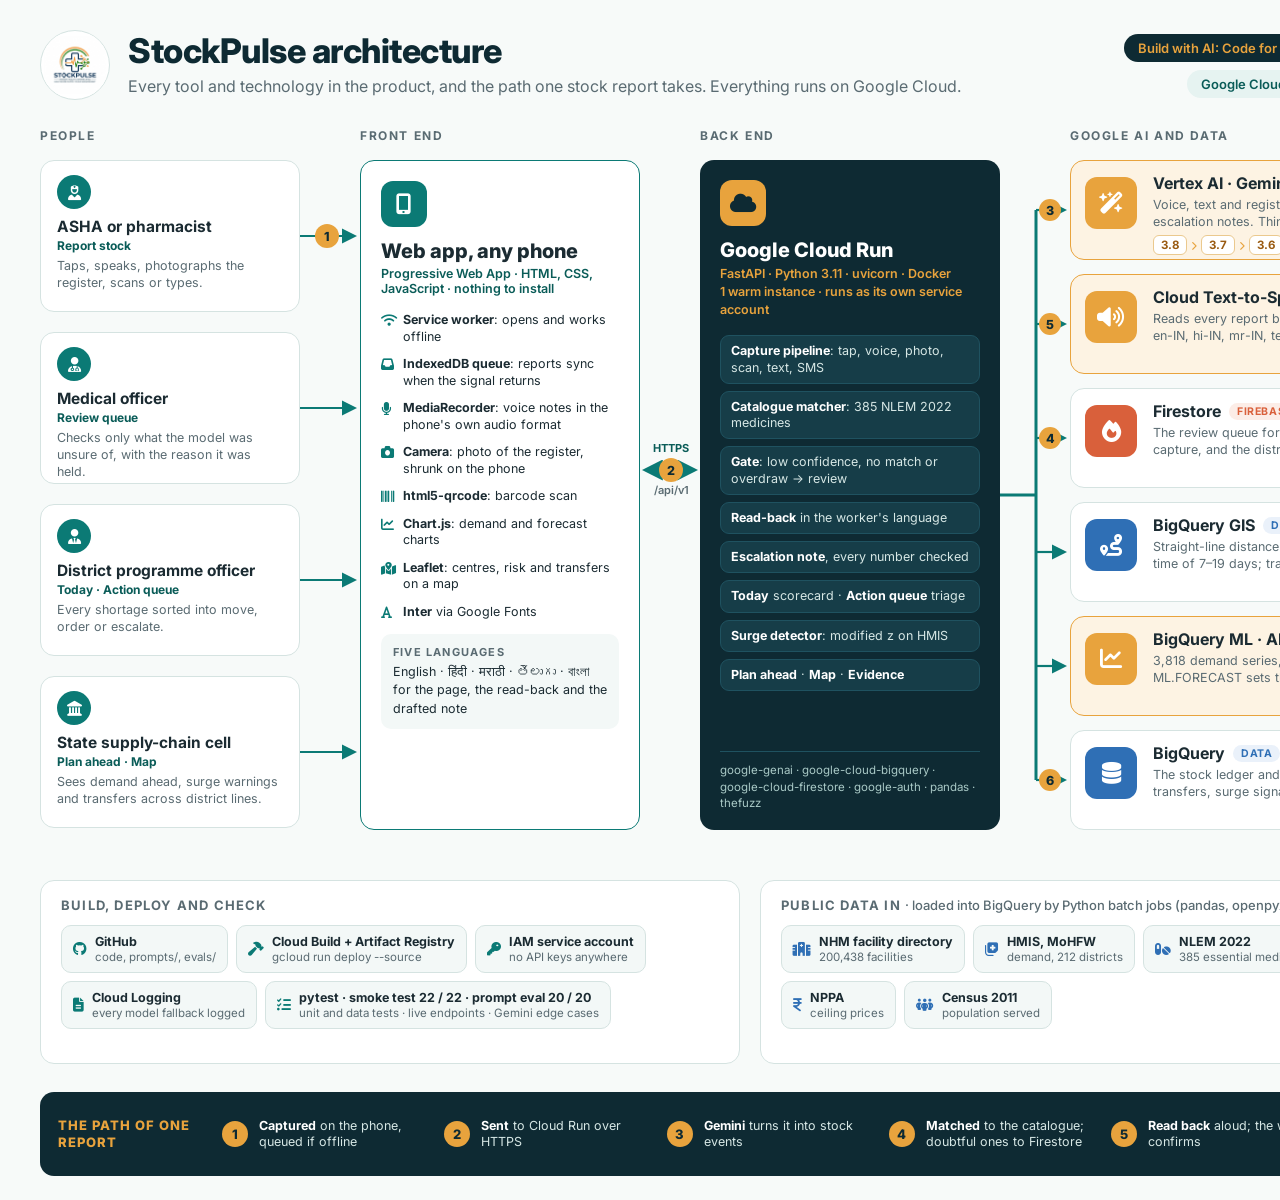
<file: docs/architecture-google-cloud.html>
<!doctype html>
<html lang="en">
<head>
<meta charset="utf-8">
<title>StockPulse Architecture</title>
<link rel="preconnect" href="https://fonts.googleapis.com">
<link href="https://fonts.googleapis.com/css2?family=Inter:wght@400;500;600;700;800&display=swap" rel="stylesheet">
<link rel="stylesheet" href="https://cdnjs.cloudflare.com/ajax/libs/font-awesome/6.5.1/css/all.min.css">
<style>
  :root {
    --ink: #0E2A33; --teal: #0B7A75; --tealDark: #0A5C58; --tint: #E6F3F1; --tint2: #F3F8F7;
    --saffron: #E8A33D; --saffronTint: #FDF3E3; --saffronDark: #9A5B12;
    --blue: #2F6FB5; --blueTint: #EAF1FA; --coral: #D9603B; --coralTint: #FCEDE7;
    --text: #1B2B32; --muted: #5A6B72; --line: #D5E3E1; --bg: #F7FAF9; --white: #FFFFFF;
  }
  @page { size: 1600px 1200px; margin: 0; }
  * { box-sizing: border-box; margin: 0; padding: 0; }
  html, body { width: 1600px; height: 1200px; background: var(--bg); }
  body { font-family: Inter, "Segoe UI", sans-serif; color: var(--text); -webkit-print-color-adjust: exact; print-color-adjust: exact; }
  .canvas { position: relative; width: 1600px; height: 1200px; overflow: hidden; }
  .abs { position: absolute; }
  svg.wires { position: absolute; left: 0; top: 0; z-index: 0; }
  .box { position: absolute; z-index: 1; border-radius: 14px; }

  /* header */
  .logo { left: 40px; top: 30px; width: 70px; height: 70px; border-radius: 50%; background: var(--white);
          border: 1px solid var(--line); display: grid; place-items: center; overflow: hidden; }
  .logo img { width: 62px; height: 62px; object-fit: contain; }
  h1 { position: absolute; left: 128px; top: 30px; font-size: 34px; font-weight: 800; letter-spacing: -0.5px; color: var(--ink); }
  .sub { position: absolute; left: 128px; top: 76px; font-size: 16px; color: var(--muted); }
  .pills { position: absolute; right: 40px; top: 34px; display: flex; flex-direction: column; align-items: flex-end; gap: 8px; }
  .pill { font-size: 13px; font-weight: 600; padding: 6px 14px; border-radius: 999px; background: var(--tint); color: var(--tealDark); }
  .pill.dark { background: var(--ink); color: var(--saffron); }

  .colhead { position: absolute; top: 128px; font-size: 12px; font-weight: 700; letter-spacing: 1.6px; color: var(--muted); text-transform: uppercase; }

  /* people */
  .person { width: 260px; height: 152px; background: var(--white); border: 1px solid var(--line); padding: 14px 16px; }
  .person .ic { width: 34px; height: 34px; border-radius: 50%; background: var(--teal); color: #fff; display: grid; place-items: center; font-size: 15px; }
  .person h3 { font-size: 15.5px; font-weight: 700; margin-top: 8px; }
  .person .pg { font-size: 12px; font-weight: 700; color: var(--tealDark); margin-top: 2px; }
  .person p { font-size: 12.5px; color: var(--muted); margin-top: 5px; line-height: 1.35; }

  /* front end */
  .pwa { left: 360px; top: 160px; width: 280px; height: 670px; background: var(--white); border: 1.5px solid var(--teal); padding: 20px 20px; }
  .pwa .ic, .run .ic { width: 46px; height: 46px; border-radius: 12px; display: grid; place-items: center; font-size: 21px; }
  .pwa .ic { background: var(--teal); color: #fff; }
  .pwa h2, .run h2 { font-size: 20px; font-weight: 800; margin-top: 12px; }
  .pwa .kind { font-size: 12.5px; color: var(--tealDark); font-weight: 600; margin-top: 3px; }
  ul.feat { list-style: none; margin-top: 16px; display: flex; flex-direction: column; gap: 11px; }
  ul.feat li { display: grid; grid-template-columns: 22px 1fr; font-size: 12.5px; line-height: 1.32; color: var(--text); }
  ul.feat li i { color: var(--teal); font-size: 13px; margin-top: 2px; }
  ul.feat li b { font-weight: 700; }
  .langs { margin-top: 14px; padding: 10px 12px; border-radius: 10px; background: var(--tint2); font-size: 12.5px; line-height: 1.5; }
  .langs b { display: block; font-size: 11px; letter-spacing: 1.2px; text-transform: uppercase; color: var(--muted); margin-bottom: 2px; }

  /* back end */
  .run { left: 700px; top: 160px; width: 300px; height: 670px; background: var(--ink); color: #fff; padding: 20px 20px; }
  .run .ic { background: var(--saffron); color: var(--ink); }
  .run .kind { font-size: 12.5px; color: var(--saffron); font-weight: 600; margin-top: 3px; line-height: 1.45; }
  .run .mods { margin-top: 16px; display: flex; flex-direction: column; gap: 7px; }
  .mod { background: #163D48; border: 1px solid #1F5260; border-radius: 9px; padding: 7px 10px; font-size: 12.5px; line-height: 1.3; color: #D6E7E5; }
  .mod b { color: #fff; font-weight: 700; }
  .run .sdk { position: absolute; left: 20px; right: 20px; bottom: 18px; font-size: 11.5px; color: #A9C9C6; line-height: 1.45; border-top: 1px solid #1F5260; padding-top: 10px; }

  /* services */
  .svc { left: 1070px; width: 490px; height: 100px; background: var(--white); border: 1px solid var(--line); padding: 12px 14px 10px 14px;
         display: grid; grid-template-columns: 56px 1fr; column-gap: 12px; }
  .svc .ic { width: 52px; height: 52px; border-radius: 12px; display: grid; place-items: center; font-size: 22px; color: #fff; margin-top: 4px; }
  .svc .t { display: flex; align-items: center; gap: 8px; }
  .svc h3 { font-size: 16px; font-weight: 700; }
  .tag { font-size: 10.5px; font-weight: 700; letter-spacing: 0.6px; padding: 2px 8px; border-radius: 999px; text-transform: uppercase; }
  .svc p { font-size: 12.5px; color: var(--muted); line-height: 1.36; margin-top: 3px; }
  .svc.ai { background: var(--saffronTint); border-color: var(--saffron); }
  .svc.ai .ic { background: var(--saffron); }
  .svc.ai .tag { background: var(--saffron); color: var(--ink); }
  .svc.fb .ic { background: var(--coral); }
  .svc.fb .tag { background: var(--coralTint); color: var(--coral); }
  .svc.db .ic { background: var(--blue); }
  .svc.db .tag { background: var(--blueTint); color: var(--blue); }
  .chain { display: flex; align-items: center; gap: 4px; margin-top: 5px; font-size: 11.5px; font-weight: 700; }
  .chain span.m { padding: 2px 7px; border-radius: 6px; background: var(--white); border: 1px solid #EBC98E; color: var(--saffronDark); }
  .chain span.loc { font-weight: 500; color: var(--muted); margin: 0 4px 0 2px; }
  .chain i { color: var(--saffron); font-size: 9px; }

  /* bottom band */
  .band { top: 880px; height: 184px; background: var(--white); border: 1px solid var(--line); padding: 16px 20px; }
  .band h4 { font-size: 13px; font-weight: 700; letter-spacing: 1.2px; text-transform: uppercase; color: var(--muted); }
  .band h4 span { text-transform: none; letter-spacing: 0; font-weight: 500; }
  .chips { display: flex; flex-wrap: wrap; gap: 8px; margin-top: 12px; }
  .chip { display: flex; align-items: center; gap: 8px; border-radius: 10px; padding: 8px 11px; font-size: 12.5px; line-height: 1.25; background: var(--tint2); border: 1px solid var(--line); }
  .chip i { color: var(--teal); font-size: 14px; }
  .chip b { font-weight: 700; }
  .chip small { display: block; color: var(--muted); font-size: 11.5px; }
  .src .chip i { color: var(--blue); }

  /* path strip */
  .path { position: absolute; left: 40px; top: 1092px; width: 1520px; height: 84px; background: var(--ink); border-radius: 14px; padding: 12px 18px;
          display: grid; grid-template-columns: 150px repeat(6, 1fr); gap: 14px; align-items: center; z-index: 1; }
  .path .lbl { color: var(--saffron); font-size: 13px; font-weight: 800; letter-spacing: 1px; text-transform: uppercase; line-height: 1.3; }
  .step { display: grid; grid-template-columns: 28px 1fr; gap: 9px; align-items: center; color: #D6E7E5; font-size: 12.5px; line-height: 1.3; }
  .num { width: 26px; height: 26px; border-radius: 50%; background: var(--saffron); color: var(--ink); font-weight: 800; font-size: 13px; display: grid; place-items: center; }
  .step b { color: #fff; }
</style>
</head>
<body>
<div class="canvas">

  <svg class="wires" width="1600" height="1200" viewBox="0 0 1600 1200">
    <defs>
      <marker id="ah" viewBox="0 0 10 10" refX="8" refY="5" markerWidth="7" markerHeight="7" orient="auto-start-reverse">
        <path d="M0,0 L10,5 L0,10 z" fill="#0B7A75"/>
      </marker>
      <marker id="ahb" viewBox="0 0 10 10" refX="8" refY="5" markerWidth="7" markerHeight="7" orient="auto-start-reverse">
        <path d="M0,0 L10,5 L0,10 z" fill="#2F6FB5"/>
      </marker>
    </defs>
    <g stroke="#0B7A75" stroke-width="2.2" fill="none">
      <!-- people -> web app -->
      <line x1="300" y1="236" x2="354" y2="236" marker-end="url(#ah)"/>
      <line x1="300" y1="408" x2="354" y2="408" marker-end="url(#ah)"/>
      <line x1="300" y1="580" x2="354" y2="580" marker-end="url(#ah)"/>
      <line x1="300" y1="752" x2="354" y2="752" marker-end="url(#ah)"/>
      <!-- web app <-> cloud run -->
      <line x1="646" y1="470" x2="694" y2="470" stroke-width="3" marker-start="url(#ah)" marker-end="url(#ah)"/>
      <!-- cloud run -> services -->
      <line x1="1000" y1="495" x2="1036" y2="495" stroke-width="3"/>
      <line x1="1036" y1="210" x2="1036" y2="780" stroke-width="3"/>
      <line x1="1036" y1="210" x2="1064" y2="210" marker-end="url(#ah)"/>
      <line x1="1036" y1="324" x2="1064" y2="324" marker-end="url(#ah)"/>
      <line x1="1036" y1="438" x2="1064" y2="438" marker-end="url(#ah)"/>
      <line x1="1036" y1="552" x2="1064" y2="552" marker-end="url(#ah)"/>
      <line x1="1036" y1="666" x2="1064" y2="666" marker-end="url(#ah)"/>
      <line x1="1036" y1="780" x2="1064" y2="780" marker-end="url(#ah)"/>
    </g>
    <g stroke="#2F6FB5" stroke-width="2.2" fill="none">
      <!-- BigQuery ML <-> BigQuery -->
      <path d="M1560,666 H1583 V780 H1566" marker-end="url(#ahb)"/>
      <!-- ingestion -> BigQuery -->
      <line x1="1315" y1="880" x2="1315" y2="836" marker-end="url(#ahb)"/>
    </g>
    <text x="1327" y="862" font-family="Inter" font-size="11.5" font-weight="600" fill="#2F6FB5">batch load</text>
    <text x="671" y="452" font-family="Inter" font-size="11" font-weight="700" fill="#0A5C58" text-anchor="middle">HTTPS</text>
    <text x="671" y="494" font-family="Inter" font-size="11" font-weight="600" fill="#5A6B72" text-anchor="middle">/api/v1</text>
    <!-- step badges on the wires -->
    <g font-family="Inter" font-size="12.5" font-weight="800" text-anchor="middle">
      <circle cx="327" cy="236" r="12" fill="#E8A33D"/><text x="327" y="240.5" fill="#0E2A33">1</text>
      <circle cx="671" cy="470" r="12" fill="#E8A33D"/><text x="671" y="474.5" fill="#0E2A33">2</text>
      <circle cx="1050" cy="210" r="11" fill="#E8A33D"/><text x="1050" y="214.5" fill="#0E2A33">3</text>
      <circle cx="1050" cy="438" r="11" fill="#E8A33D"/><text x="1050" y="442.5" fill="#0E2A33">4</text>
      <circle cx="1050" cy="324" r="11" fill="#E8A33D"/><text x="1050" y="328.5" fill="#0E2A33">5</text>
      <circle cx="1050" cy="780" r="11" fill="#E8A33D"/><text x="1050" y="784.5" fill="#0E2A33">6</text>
    </g>
  </svg>

  <!-- header -->
  <div class="abs logo"><img src="../web/logo.jpg" alt=""></div>
  <h1>StockPulse architecture</h1>
  <div class="sub">Every tool and technology in the product, and the path one stock report takes. Everything runs on Google Cloud.</div>
  <div class="pills">
    <div class="pill dark">Build with AI: Code for Communities · Theme: Resilience · Track 3</div>
    <div class="pill">Google Cloud project daysupply · asia-south1 (Mumbai)</div>
  </div>

  <div class="colhead" style="left:40px">People</div>
  <div class="colhead" style="left:360px">Front end</div>
  <div class="colhead" style="left:700px">Back end</div>
  <div class="colhead" style="left:1070px">Google AI and data</div>

  <!-- people -->
  <div class="box person" style="left:40px; top:160px">
    <div class="ic"><i class="fa-solid fa-user-nurse"></i></div>
    <h3>ASHA or pharmacist</h3><div class="pg">Report stock</div>
    <p>Taps, speaks, photographs the register, scans or types.</p>
  </div>
  <div class="box person" style="left:40px; top:332px">
    <div class="ic"><i class="fa-solid fa-user-doctor"></i></div>
    <h3>Medical officer</h3><div class="pg">Review queue</div>
    <p>Checks only what the model was unsure of, with the reason it was held.</p>
  </div>
  <div class="box person" style="left:40px; top:504px">
    <div class="ic"><i class="fa-solid fa-user-tie"></i></div>
    <h3>District programme officer</h3><div class="pg">Today · Action queue</div>
    <p>Every shortage sorted into move, order or escalate.</p>
  </div>
  <div class="box person" style="left:40px; top:676px">
    <div class="ic"><i class="fa-solid fa-landmark"></i></div>
    <h3>State supply-chain cell</h3><div class="pg">Plan ahead · Map</div>
    <p>Sees demand ahead, surge warnings and transfers across district lines.</p>
  </div>

  <!-- front end -->
  <div class="box pwa">
    <div class="ic"><i class="fa-solid fa-mobile-screen-button"></i></div>
    <h2>Web app, any phone</h2>
    <div class="kind">Progressive Web App · HTML, CSS, JavaScript · nothing to install</div>
    <ul class="feat">
      <li><i class="fa-solid fa-wifi"></i><span><b>Service worker</b>: opens and works offline</span></li>
      <li><i class="fa-solid fa-inbox"></i><span><b>IndexedDB queue</b>: reports sync when the signal returns</span></li>
      <li><i class="fa-solid fa-microphone"></i><span><b>MediaRecorder</b>: voice notes in the phone's own audio format</span></li>
      <li><i class="fa-solid fa-camera"></i><span><b>Camera</b>: photo of the register, shrunk on the phone</span></li>
      <li><i class="fa-solid fa-barcode"></i><span><b>html5-qrcode</b>: barcode scan</span></li>
      <li><i class="fa-solid fa-chart-line"></i><span><b>Chart.js</b>: demand and forecast charts</span></li>
      <li><i class="fa-solid fa-map-location-dot"></i><span><b>Leaflet</b>: centres, risk and transfers on a map</span></li>
      <li><i class="fa-solid fa-font"></i><span><b>Inter</b> via Google Fonts</span></li>
    </ul>
    <div class="langs"><b>Five languages</b>English · हिंदी · मराठी · తెలుగు · বাংলা<br>for the page, the read-back and the drafted note</div>
  </div>

  <!-- back end -->
  <div class="box run">
    <div class="ic"><i class="fa-solid fa-cloud"></i></div>
    <h2>Google Cloud Run</h2>
    <div class="kind">FastAPI · Python 3.11 · uvicorn · Docker<br>1 warm instance · runs as its own service account</div>
    <div class="mods">
      <div class="mod"><b>Capture pipeline</b>: tap, voice, photo, scan, text, SMS</div>
      <div class="mod"><b>Catalogue matcher</b>: 385 NLEM 2022 medicines</div>
      <div class="mod"><b>Gate</b>: low confidence, no match or overdraw → review</div>
      <div class="mod"><b>Read-back</b> in the worker's language</div>
      <div class="mod"><b>Escalation note</b>, every number checked</div>
      <div class="mod"><b>Today</b> scorecard · <b>Action queue</b> triage</div>
      <div class="mod"><b>Surge detector</b>: modified z on HMIS</div>
      <div class="mod"><b>Plan ahead</b> · <b>Map</b> · <b>Evidence</b></div>
    </div>
    <div class="sdk">google-genai · google-cloud-bigquery · google-cloud-firestore · google-auth · pandas · thefuzz</div>
  </div>

  <!-- services -->
  <div class="box svc ai" style="top:160px">
    <div class="ic"><i class="fa-solid fa-wand-magic-sparkles"></i></div>
    <div>
      <div class="t"><h3>Vertex AI · Gemini Flash</h3><span class="tag">Google AI</span></div>
      <p>Voice, text and register photos → JSON stock events; drafts escalation notes. Thinking low · 25 s per call · no API key.</p>
      <div class="chain"><span class="m">3.8</span><i class="fa-solid fa-chevron-right"></i><span class="m">3.7</span><i class="fa-solid fa-chevron-right"></i><span class="m">3.6</span><span class="loc">global</span><i class="fa-solid fa-chevron-right"></i><span class="m">3.5</span><i class="fa-solid fa-chevron-right"></i><span class="m">2.5</span><span class="loc">Mumbai</span></div>
    </div>
  </div>
  <div class="box svc ai" style="top:274px">
    <div class="ic"><i class="fa-solid fa-volume-high"></i></div>
    <div>
      <div class="t"><h3>Cloud Text-to-Speech</h3><span class="tag">Google AI</span></div>
      <p>Reads every report back before anything is saved. Indian voices: en-IN, hi-IN, mr-IN, te-IN, bn-IN.</p>
    </div>
  </div>
  <div class="box svc fb" style="top:388px">
    <div class="ic"><i class="fa-solid fa-fire"></i></div>
    <div>
      <div class="t"><h3>Firestore</h3><span class="tag">Firebase</span></div>
      <p>The review queue for doubtful reports, an audit copy of every capture, and the districts' shared seasonal patterns.</p>
    </div>
  </div>
  <div class="box svc db" style="top:502px">
    <div class="ic"><i class="fa-solid fa-route"></i></div>
    <div>
      <div class="t"><h3>BigQuery GIS</h3><span class="tag">Data</span></div>
      <p>Straight-line distance to the district headquarters becomes a lead time of 7–19 days; transfers stay within 150 km; the map.</p>
    </div>
  </div>
  <div class="box svc ai" style="top:616px">
    <div class="ic"><i class="fa-solid fa-chart-line"></i></div>
    <div>
      <div class="t"><h3>BigQuery ML · ARIMA_PLUS</h3><span class="tag">Google AI</span></div>
      <p>3,818 demand series, one per centre and medicine. ML.FORECAST sets the reorder point μ × L + 1.65 σ √L.</p>
    </div>
  </div>
  <div class="box svc db" style="top:730px">
    <div class="ic"><i class="fa-solid fa-database"></i></div>
    <div>
      <div class="t"><h3>BigQuery</h3><span class="tag">Data</span></div>
      <p>The stock ledger and live views over it: stock, reorder status, transfers, surge signals. 200,438 facilities; HMIS demand.</p>
    </div>
  </div>

  <!-- bottom band -->
  <div class="box band" style="left:40px; width:700px">
    <h4>Build, deploy and check</h4>
    <div class="chips">
      <div class="chip"><i class="fa-brands fa-github"></i><div><b>GitHub</b><small>code, prompts/, evals/</small></div></div>
      <div class="chip"><i class="fa-solid fa-hammer"></i><div><b>Cloud Build + Artifact Registry</b><small>gcloud run deploy --source</small></div></div>
      <div class="chip"><i class="fa-solid fa-key"></i><div><b>IAM service account</b><small>no API keys anywhere</small></div></div>
      <div class="chip"><i class="fa-solid fa-file-lines"></i><div><b>Cloud Logging</b><small>every model fallback logged</small></div></div>
      <div class="chip"><i class="fa-solid fa-list-check"></i><div><b>pytest · smoke test 22 / 22 · prompt eval 20 / 20</b><small>unit and data tests · live endpoints · Gemini edge cases</small></div></div>
    </div>
  </div>
  <div class="box band src" style="left:760px; width:800px">
    <h4>Public data in <span>· loaded into BigQuery by Python batch jobs (pandas, openpyxl, BeautifulSoup)</span></h4>
    <div class="chips">
      <div class="chip"><i class="fa-solid fa-hospital"></i><div><b>NHM facility directory</b><small>200,438 facilities</small></div></div>
      <div class="chip"><i class="fa-solid fa-notes-medical"></i><div><b>HMIS, MoHFW</b><small>demand, 212 districts</small></div></div>
      <div class="chip"><i class="fa-solid fa-pills"></i><div><b>NLEM 2022</b><small>385 essential medicines</small></div></div>
      <div class="chip"><i class="fa-solid fa-user-group"></i><div><b>RHS 2021-22</b><small>sanctioned and filled posts</small></div></div>
      <div class="chip"><i class="fa-solid fa-indian-rupee-sign"></i><div><b>NPPA</b><small>ceiling prices</small></div></div>
      <div class="chip"><i class="fa-solid fa-people-group"></i><div><b>Census 2011</b><small>population served</small></div></div>
    </div>
  </div>

  <!-- the path of one report -->
  <div class="path">
    <div class="lbl">The path of one report</div>
    <div class="step"><div class="num">1</div><div><b>Captured</b> on the phone, queued if offline</div></div>
    <div class="step"><div class="num">2</div><div><b>Sent</b> to Cloud Run over HTTPS</div></div>
    <div class="step"><div class="num">3</div><div><b>Gemini</b> turns it into stock events</div></div>
    <div class="step"><div class="num">4</div><div><b>Matched</b> to the catalogue; doubtful ones to Firestore</div></div>
    <div class="step"><div class="num">5</div><div><b>Read back</b> aloud; the worker confirms</div></div>
    <div class="step"><div class="num">6</div><div><b>Written</b> to BigQuery; forecast and transfers update</div></div>
  </div>
</div>
</body>
</html>
</file>
